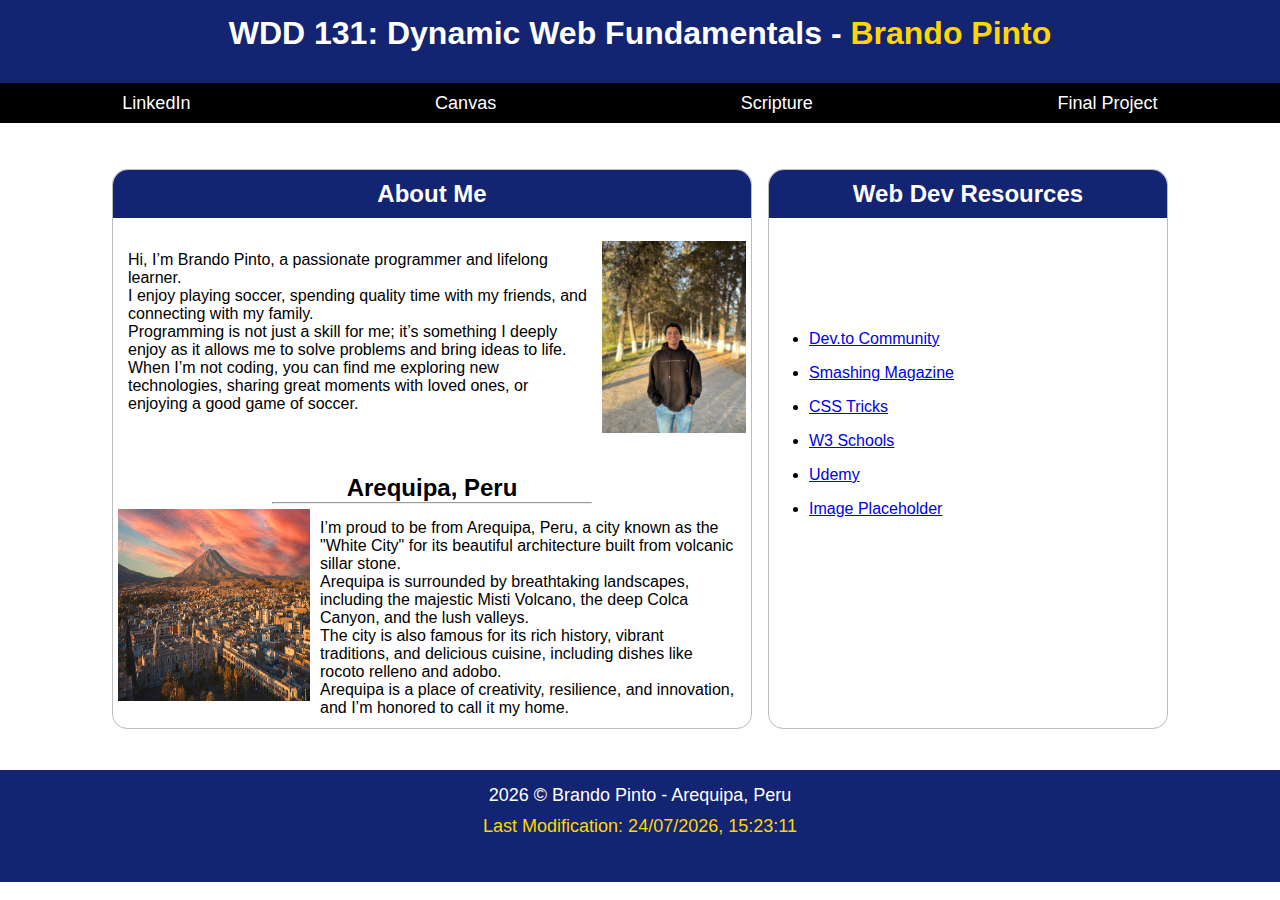
<file: index.html>
<!DOCTYPE html>
<html lang="en">
  <head>
    <meta charset="UTF-8">
    <meta name="viewport" content="width=device-width, initial-scale=1.0">
    <meta
      name="description"
      content="WDD 131 - Dynamic Web Fundamentals, taught by Brando Pinto."
    >
    <meta name="author" content="Brando Pinto">
    <title>WDD 131 - Dynamic Web Fundamentals - Brando Pinto</title>
    <link rel="stylesheet" href="styles/base.css" />
    <link rel="preconnect" href="https://fonts.googleapis.com" />
    <link rel="preconnect" href="https://fonts.gstatic.com" crossorigin />
    <link
      href="https://fonts.googleapis.com/css2?family=Roboto:wght@400;700&display=swap"
      rel="stylesheet"
    />
  </head>
  <body>
    <div class="container">
      <div class="header-container">
        <header>
          <div class="heading">
            <h1>
              WDD 131: Dynamic Web Fundamentals - <span> Brando Pinto</span>
            </h1>
          </div>
          <div class="nav-container">
            <nav>
              <ul>
                <li>
                  <a href="https://www.linkedin.com/in/brando-pinto-2109b5208/" target="_blank"
                    >LinkedIn</a
                  >
                </li>
                <li><a href="https://byupw.instructure.com/" target="_blank">Canvas</a></li>
                <li>
                  <a
                    href="https://www.churchofjesuschrist.org/study/scriptures/dc-testament/dc/122?lang=spa&id=p7-p9#p7" target="_blank"
                    >Scripture</a
                  >
                </li>
                <li>
                  <a href="#" target="_blank">Final Project</a>
                </li>
              </ul>
            </nav>
          </div>
        </header>
      </div>
      <div class="main-container">
        <main>
          <div class="about-section-container">
            <section>
              <div class="card">
                <div class="card-h2"><h2>About Me</h2></div>
                <br />
                <div class="abt-txt">
                  <div class="div1">
                    <p>
                      Hi, I’m Brando Pinto, a passionate programmer and lifelong
                      learner. <br />
                      I enjoy playing soccer, spending quality time with my
                      friends, and connecting with my family. <br />
                      Programming is not just a skill for me; it’s something I
                      deeply enjoy as it allows me to solve problems and bring
                      ideas to life. <br />
                      When I’m not coding, you can find me exploring new
                      technologies, sharing great moments with loved ones, or
                      enjoying a good game of soccer. <br />
                    </p>
                    <img class="mypic" src="images/me.jpg" alt="Brando Pinto" />
                  </div>
                  <br />
                  <br />
                  <div class="country">
                    <h2>Arequipa, Peru</h2>
                  </div>
                  <hr />
                  <div class="div2">
                    <img
                      class="arequipa-city"
                      src="images/arequipa.jpg"
                      alt="Arequipa"
                    />
                    <p>
                      I’m proud to be from Arequipa, Peru, a city known as the
                      "White City" for its beautiful architecture built from
                      volcanic sillar stone. <br />
                      Arequipa is surrounded by breathtaking landscapes,
                      including the majestic Misti Volcano, the deep Colca
                      Canyon, and the lush valleys. <br />
                      The city is also famous for its rich history, vibrant
                      traditions, and delicious cuisine, including dishes like
                      rocoto relleno and adobo. <br />
                      Arequipa is a place of creativity, resilience, and
                      innovation, and I’m honored to call it my home.
                    </p>
                  </div>
                </div>
              </div>
            </section>
            <section>
              <div class="links-card">
                <div class="card-h2">
                  <h2>Web Dev Resources</h2>
                </div>
                <div class="links-container">
                  <ul>
                    <li><a href="https://dev.to/">Dev.to Community</a></li>
                    <li>
                      <a href="https://www.smashingmagazine.com/"
                        >Smashing Magazine</a
                      >
                    </li>
                    <li><a href="https://css-tricks.com/">CSS Tricks</a></li>
                    <li><a href="https://www.w3schools.com/">W3 Schools</a></li>
                    <li>
                      <a href="https://www.udemy.com/courses/free/">Udemy</a>
                    </li>
                    <li>
                      <a href="https://placehold.co/">Image Placeholder</a>
                    </li>
                  </ul>
                </div>
              </div>
            </section>
          </div>
        </main>
      </div>
      <div class="footer-container">
        <footer>
          <div class="footer-p-container">
            <p id="year"></p>
            <p id="lastModified"></p>
          </div>
        </footer>
      </div>
    </div>
    <script src="scripts/getdates.js" defer></script>
  </body>
</html>
</file>
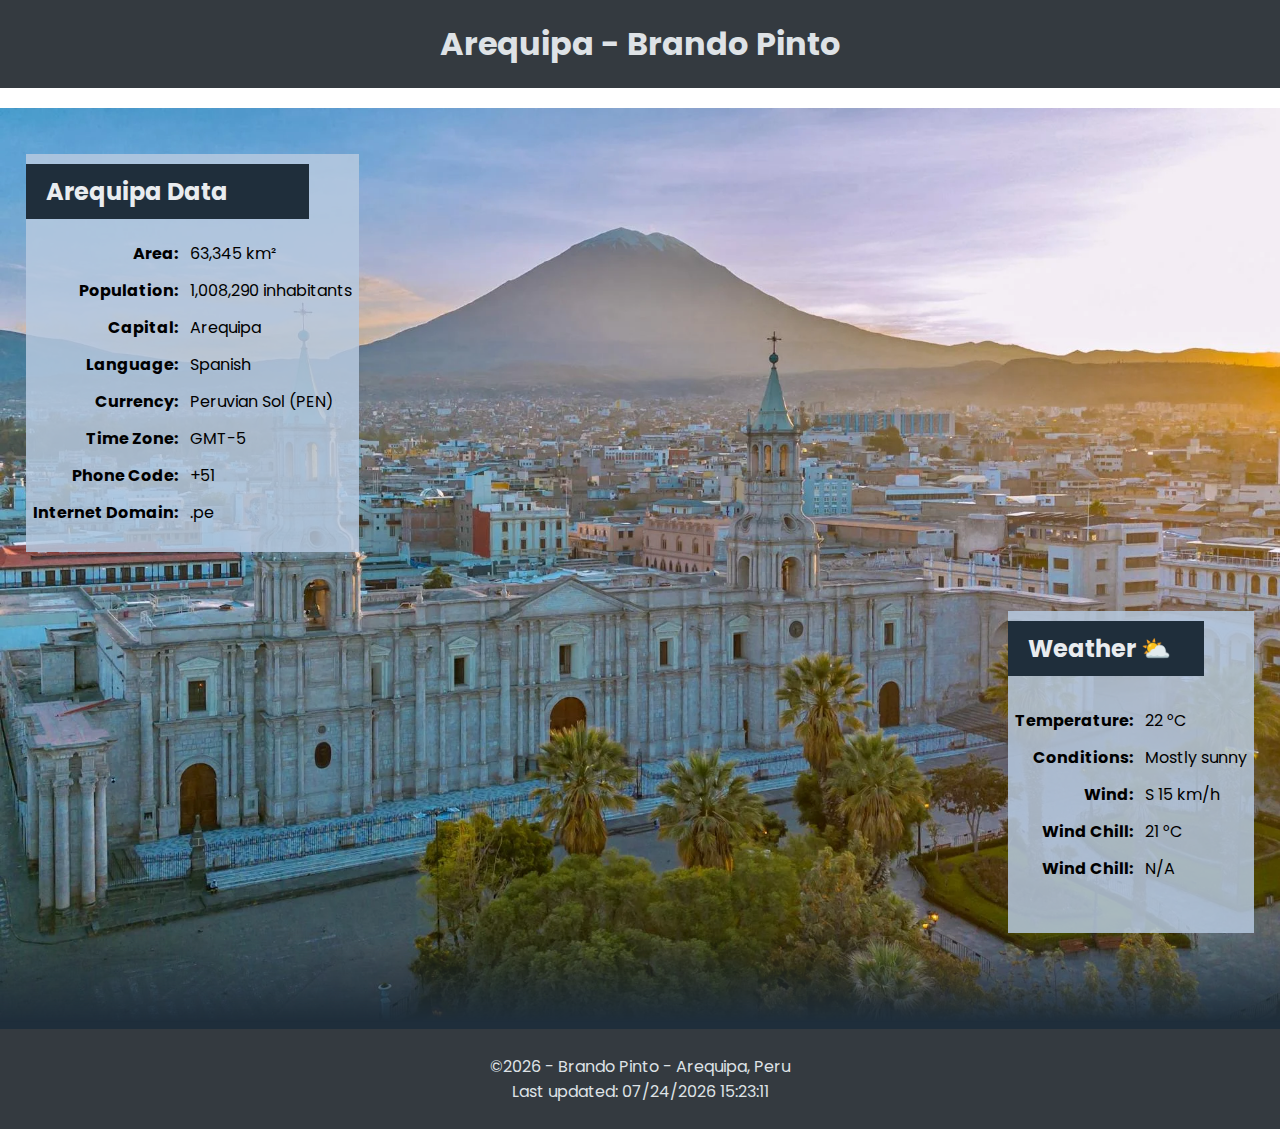
<file: place.html>
<!DOCTYPE html>
<html lang="en">

<head>
    <meta charset="UTF-8">
    <meta name="viewport" content="width=device-width, initial-scale=1.0">
    <title>Arequipa - Brando Pinto</title>
    <meta name="description" content="Information about Arequipa, Peru">
    <meta name="keywords" content="Arequipa, Peru, tourism, history, climate">
    <meta name="author" content="Brando Pinto">
    <link rel="preconnect" href="https://fonts.googleapis.com">
    <link rel="preconnect" href="https://fonts.gstatic.com" crossorigin>
    <link href="https://fonts.googleapis.com/css2?family=Poppins:wght@100;400&display=swap" rel="stylesheet">
    <link rel="stylesheet" href="styles/place.css">
    <link rel="stylesheet" href="styles/place-large.css">
    <script src="scripts/place.js" defer></script>
</head>

<body>
    <header>
        <h1>Arequipa - Brando Pinto</h1>
    </header>
    <main class="container">
        <div class="hero-section">
            <picture class="hero">
                <source media="(min-width: 1000px)" srcset="images/aqp-large.webp">
                <source media="(min-width: 620px)" srcset="images/aqp-medium.webp">
                <img src="images/aqp-small.webp" alt="Arequipa">
            </picture>
        </div>
        <div class="data">
            <h2 class="box-title">Arequipa Data</h2>
            <table>
                <tr>
                    <td class="label"><b>Area:</b></td>
                    <td>63,345 km²</td>
                </tr>
                <tr>
                    <td class="label"><b>Population:</b></td>
                    <td>1,008,290 inhabitants</td>
                </tr>
                <tr>
                    <td class="label"><b>Capital:</b></td>
                    <td>Arequipa</td>
                </tr>
                <tr>
                    <td class="label"><b>Language:</b></td>
                    <td>Spanish</td>
                </tr>
                <tr>
                    <td class="label"><b>Currency:</b></td>
                    <td>Peruvian Sol (PEN)</td>
                </tr>
                <tr>
                    <td class="label"><b>Time Zone:</b></td>
                    <td>GMT-5</td>
                </tr>
                <tr>
                    <td class="label"><b>Phone Code:</b></td>
                    <td>+51</td>
                </tr>
                <tr>
                    <td class="label"><b>Internet Domain:</b></td>
                    <td>.pe</td>
                </tr>
            </table>
        </div>
        <div class="weather">
            <h2 class="box-title">Weather <span class="weather-icon">&#9925;</span></h2>
            <img src="images/weather-icon.svg" alt="Weather status">
            <table>
                <tr>
                    <td class="label"><b>Temperature:</b></td>
                    <td>22 °C</td>
                </tr>
                <tr>
                    <td class="label"><b>Conditions:</b></td>
                    <td>Mostly sunny</td>
                </tr>
                <tr>
                    <td class="label"><b>Wind:</b></td>
                    <td>S 15 km/h</td>
                </tr>
                <tr>
                    <td class="label"><b>Wind Chill:</b></td>
                    <td>21 °C</td>
                </tr>
            </table>
        </div>
    </main>
    <footer>
        <p>
            &copy;<span id="currentyear"></span> - Brando Pinto - Arequipa, Peru
        </p>
        <p id="lastModified"></p>
    </footer>
</body>

</html>
</file>
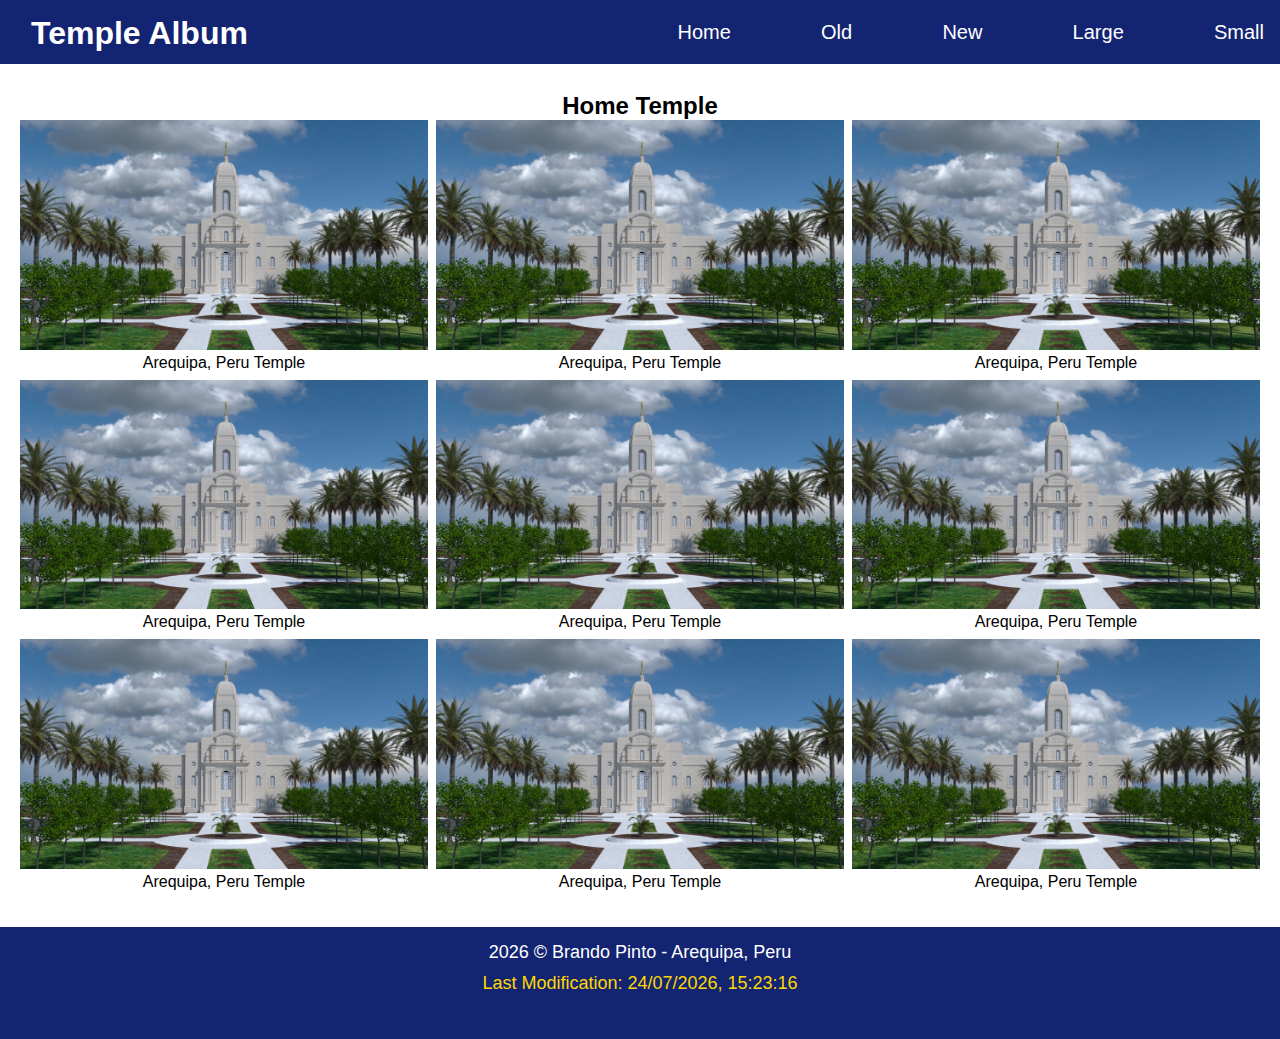
<file: temples.html>
<!DOCTYPE html>
<html lang="en">
  <head>
    <meta charset="UTF-8">
    <meta name="viewport" content="width=device-width, initial-scale=1.0">
    <meta
      name="description"
      content="WDD 131 - Dynamic Web Fundamentals, taught by Brando Pinto."
    >
    <meta name="author" content="Brando Pinto">
    <title>WDD 131 - Dynamic Web Fundamentals - Brando Pinto</title>
    <link rel="stylesheet" href="styles/temples.css">
    <link rel="stylesheet" href="./styles/temples-large.css">
    <link rel="stylesheet" href="styles/base.css">

    <link rel="preconnect" href="https://fonts.googleapis.com">
    <link rel="preconnect" href="https://fonts.gstatic.com" crossorigin>
    <link
      href="https://fonts.googleapis.com/css2?family=Roboto:wght@400;700&display=swap"
      rel="stylesheet"
    >

    <link href="https://cdnjs.cloudflare.com/ajax/libs/font-awesome/6.4.2/css/all.min.css" rel="stylesheet">


  </head>
  <body> 
    <header>
     <div id="heading"> <h1>Temple Album</h1></div>
      <nav>
        <a href="">Home</a>
        <a href="">Old</a>
        <a href="">New</a>
        <a href="">Large</a>
        <a href="">Small</a>
      </nav>
      <button id="btn-menu"><i class="fa-solid fa-list"></i></button>
    </header>

    <main>
      <h2>Home Temple</h2>
      <div class="temples-container">
        <figure>
          <img src="images/temples.jpg" alt="temple 1">
          <figcaption>Arequipa, Peru Temple</figcaption>
        </figure>
        <figure>
          <img src="images/temples.jpg" alt="temple 1">
          <figcaption>Arequipa, Peru Temple</figcaption>
        </figure>
        <figure>
          <img src="images/temples.jpg" alt="temple 1">
          <figcaption>Arequipa, Peru Temple</figcaption>
        </figure>
        <figure>
          <img src="images/temples.jpg" alt="temple 1">
          <figcaption>Arequipa, Peru Temple</figcaption>
        </figure>
        <figure>
          <img src="images/temples.jpg" alt="temple 1">
          <figcaption>Arequipa, Peru Temple</figcaption>
        </figure>
        <figure>
          <img src="images/temples.jpg" alt="temple 1">
          <figcaption>Arequipa, Peru Temple</figcaption>
        </figure>
        <figure>
          <img src="images/temples.jpg" alt="temple 1">
          <figcaption>Arequipa, Peru Temple</figcaption>
        </figure>
        <figure>
          <img src="images/temples.jpg" alt="temple 1">
          <figcaption>Arequipa, Peru Temple</figcaption>
        </figure>
        <figure>
          <img src="images/temples.jpg" alt="temple 1">
          <figcaption>Arequipa, Peru Temple</figcaption>
        </figure>
      </div>
    </main>


    <div class="footer-container">
      <footer>
        <div class="footer-p-container">
          <p id="year"></p>
          <p id="lastModified"></p>
        </div>
      </footer>
    </div>
    <script src="scripts/temples.js" defer></script>
    <script src="scripts/getdates.js" defer></script>
    
  </body>
 
</html>
</file>
<file: styles/base.css>
* {
  padding: 0;
  margin: 0;
  box-sizing: border-box;
  font-family: sans-serif;
}
body{
  background-color: #ffffff;
}
header {
  background-color: #132472;
  height: 6rem;
}
.heading span {
  color: gold;
}
header h1 {
  color: #ffffff;
  text-align: center;
  margin: auto;
  padding: 15px;
}
nav ul {
  background-color: #000000;
  display: flex;
  justify-content: space-around;
  align-items: center;
  height: 2.5rem;
  margin-top: 1rem;
}
nav ul li {
  list-style: none;
}
nav ul li a {
  text-decoration: none;
  font-size: 18px;
  color: #ffffff;
}
nav ul li a:hover {
  color: #ffd700;
}
.main-container {
  margin-top: 3rem;
}

.card {
  grid-column: 1;
  border: 1px solid  rgb(189, 189, 189) ;
  width: 40rem;
  height: 35rem;
  border-radius: 15px;
}
.card-h2 {
  background-color: #132472;
  text-align: center;
  border-top-left-radius: 15px;
  border-top-right-radius: 15px;
  height: 3rem;
  padding: 10px;
  color: #ffffff;
}
main {
  max-width: 1450px; 
  margin: 0 auto;    
  padding: 20px;     
}


.div1,
.div2 {
  display: flex;
  justify-content: space-around;
  padding: 5px;
}
.mypic,
.arequipa-city {
  width: 12rem;
  height: 12rem;
}
.abt-txt p {
  padding: 10px;
}
hr {
  width: 20rem;
  margin: auto;
}
.country {
  text-align: center;
}
.links-card {
  grid-column: 1;
  border: 1px solid  rgb(189, 189, 189);
  width: 25rem;
  height: 35rem;
  border-radius: 15px;

}
.about-section-container {
  display: grid;
  grid-template-columns: 1fr 1fr;
  gap: 1rem;
  justify-content: center;
  padding: 5px;
  width: 75%;
  margin: auto;
}
.links-container {
  width: 15rem;
  margin-top: 7rem;
  margin-left: 2.5rem;
}
.links-container ul li {
  margin-top: 1rem;
}
.footer-container {
  background-color: #132472;
  height: 7rem;
  margin-top: 1rem; 
}
footer p {
  text-align: center;
  padding: 5px;
  font-size: 18px;
}
.footer-p-container {
  padding: 10px;
}
.highlight {
  color: #ffffff;
}
.lastmodified {
  color: gold;
}
</file>
<file: styles/place.css>
:root {

    /* change the values below to your colors from your palette */
    /* CSS HEX */
    /* CSS HEX */
    --seasalt: #f8f9faff;
    --antiflash-white: #e9ecefff;
    --platinum: #dee2e6ff;
    --french-gray: #ced4daff;
    --french-gray-2: #adb5bdff;
    --slate-gray: #6c757dff;
    --outer-space: #495057ff;
    --onyx: #343a40ff;
    --eerie-black: #212529ff;

    /* Palette Color image*/

    /* CSS HEX */
    --fire-brick: #AE1820ff;
    --rust: #AE3E22ff;
    --fire-engine-red: #C3201Fff;
    --chamoisee: #A16F4Eff;
    --chocolate-cosmos: #67171Fff;

    /* CSS HEX */
    --alice-blue: #DCE9F7ff;
    --powder-blue: #B6C9DFff;
    --dim-gray: #5C6069ff;
    --gunmetal: #1F2E3Bff;
    --french-gray: #B7B0BEff;



    /* change the values below to your chosen font(s) */
    --poppins-regular: "Poppins", sans-serif;
    --poppins-regular-weight: 400;
    --poppins-thin: "Poppins", sans-serif;
    --poppins-thin-weight: 100;

    /* these colors below should be chosen from among your palette colors above */
    --headline-color-on-white: var(--primary-color-Rich-black);
    /* headlines on a white background */
    --headline-color-on-color: var(--accent3-color-Platinum);
    /* headlines on a colored background */
    --paragraph-color-on-white: var(--primary-color-Rich-black);
    /* paragraph text on a white background */
    --paragraph-color-on-color: var(--accent3-color);
    /* paragraph text on a colored background */
    --paragraph-background-color: var(--secondary-color-Oxford-Blue);
    --nav-link-color: var(--accent3-color-Platinum);
    --nav-background-color: var(--secondary-color-Oxford-Blue);
    --nav-hover-link-color: var(--accent2-color-SilverLake-Blue);
    --nav-hover-background-color: var(--primary-color-Rich-black);
}

* {
    margin: 0;
    padding: 0;
}

body {
    font-family: var(--poppins-regular);
    box-sizing: border-box;
}

h1 {
    font-size: 2rem;
}

h2 {
    font-size: 1.5rem;
    padding-bottom: 20px
}

h2,
h1 {
    margin: 0%;
}

table {
    margin: 0 auto;
    text-align: left;
    font-size: 1rem;
}

.weather table {
    padding: 25px 0;
}

td {
    padding: 5px 5px;
}

td.label {
    text-align: right;
}

.container {
    text-align: center;
    display: grid;
    grid-template-rows: 2fr auto auto;
    gap: 1rem;
    justify-content: center;
    align-items: center;
}


header {
    padding: 20px;
    text-align: center;
}

.hero-section {
    grid-row: 1;
    background-color: var(--gunmetal);
    padding-top: 20px;
}

.hero img {
    width: 100%;
    height: auto;
    mask-image: linear-gradient(#67171Fff 95%,
    transparent);
}

.data,
.weather {
    padding-top: 25px;
}

.data {
    grid-row: 2;

}

.weather-icon {
    display: none;
}

.weather {
    grid-row: 3;
    margin-bottom: 50px;
}


.weather img {
    width: 15%;
    height: auto;
}

header,
footer {
    background-color: var(--onyx);
    color: var(--platinum);
}

footer {
    padding: 25px 0;
    text-align: center;
    font-size: 1rem;
}
</file>
<file: styles/place-large.css>
@media screen and (min-width: 1000px) {

    .container {
        margin: 0;
        text-align: center;
        position: relative;
        display: inline;
        text-align: center;
    }

    .hero img {
        margin: 0;
        width: 100%;
        height: auto;
        mask-image: linear-gradient(#343a40ff 90%,
                transparent);
        pointer-events: none;
    }

    .hero-section {
        margin-top: 20px;
        padding: 0;
        border-radius: 0;
    }

    .box-title {
        padding: 10px 20px;
        background-color: var(--gunmetal);
        text-align: left;
        color: var(--antiflash-white);
        font-size: 1.5rem;
        margin-top: 10px;
        margin-right: 50px;
    }

    table {
        font-size: 1rem;
        padding-top: 15px;
    }

    .data,
    .weather {
        position: absolute;
        padding: 0 0 20px 0;
        background-color: rgba(182, 201, 223, 0.85);
    }

    .data {
        top: 5%;
        left: 2%;
        width: auto;
        height: auto;
    }

    .weather {
        bottom: 5%;
        right: 2%;
        width: auto;
        height: auto;
    }

    .weather-icon {
        display: inline;
    }

    .weather-icon::after {
        content: "";
    }

    .weather img {
        display: none;
    }


}
</file>
<file: styles/temples.css>
* {
    box-sizing: border-box;
    margin: 0;
    padding: 0;
  }
  header {
    display: flex;
    justify-content: space-between;
    padding: 0 1rem;
    height: 4rem !important;
  }
  nav {
    text-align: center;
    width: 47%;
    display: flex;
    align-items: center;
    justify-content: space-between;
  }
  #btn-menu{
    display: none;
    color: #fff;
    background-color: inherit;
    border: none;
    
  
    font-size: 20px;
  }
  .main-container{
    margin: auto;
  }
  main{
      margin-top: 0.5rem !important;
      width: 100%;
  }
  nav a{
      color: #fff;
      font-size: 20px;
      text-decoration: none;
  }
  
  nav :hover{
    background-color: gold;
    color: #000;
  }
  main h2{
    text-align: center;
  }
  .temples-container {
      display: grid;
      grid-template-columns: repeat(3,1fr );
      gap: 0.5rem;
      width: 100%;
  }
  
  figure{  
      width: 100%;
      text-align: center;
      margin: auto;
  }
  figure img{
      width: 100%;
  }
  
  
  .fa-beat, .fa-bounce, .fa-beat-fade, .fa-fade, .fa-flip, .fa-shake, .fa-spin, .fa-rotate-by {
    animation: none !important;
    transform: none !important;
  }
  
  .fa-rotate-by {
    transform: rotate(var(--fa-rotate-angle, 0deg)) !important;
  }
</file>
<file: styles/temples-large.css>
@media (max-width:600px) {
    nav {
       display: none;
    }
   
    #btn-menu{
       display: block;
    }
    header{
       height: 3rem !important;
    }
    header div h1{
       font-size: 12px;
     
    }
    main h2{
       font-size: 12px  !important;;  
    }
   
    figcaption{
       font-size: 10px;
    }
   
   nav a{
      display: block;
      padding: 5px;
   }
   header div {
      margin-left: -1rem;
      
   }
    
   nav.vissible{
     display: block; 
     margin-top: 3rem;
     height: 13rem;
     width: 100% !important;
     z-index:1;
     padding: 10px;
     background-color: #00274d;
   
   }
   
   
   
   footer p{
      font-size: 15px !important;
    }
    
   }
</file>
